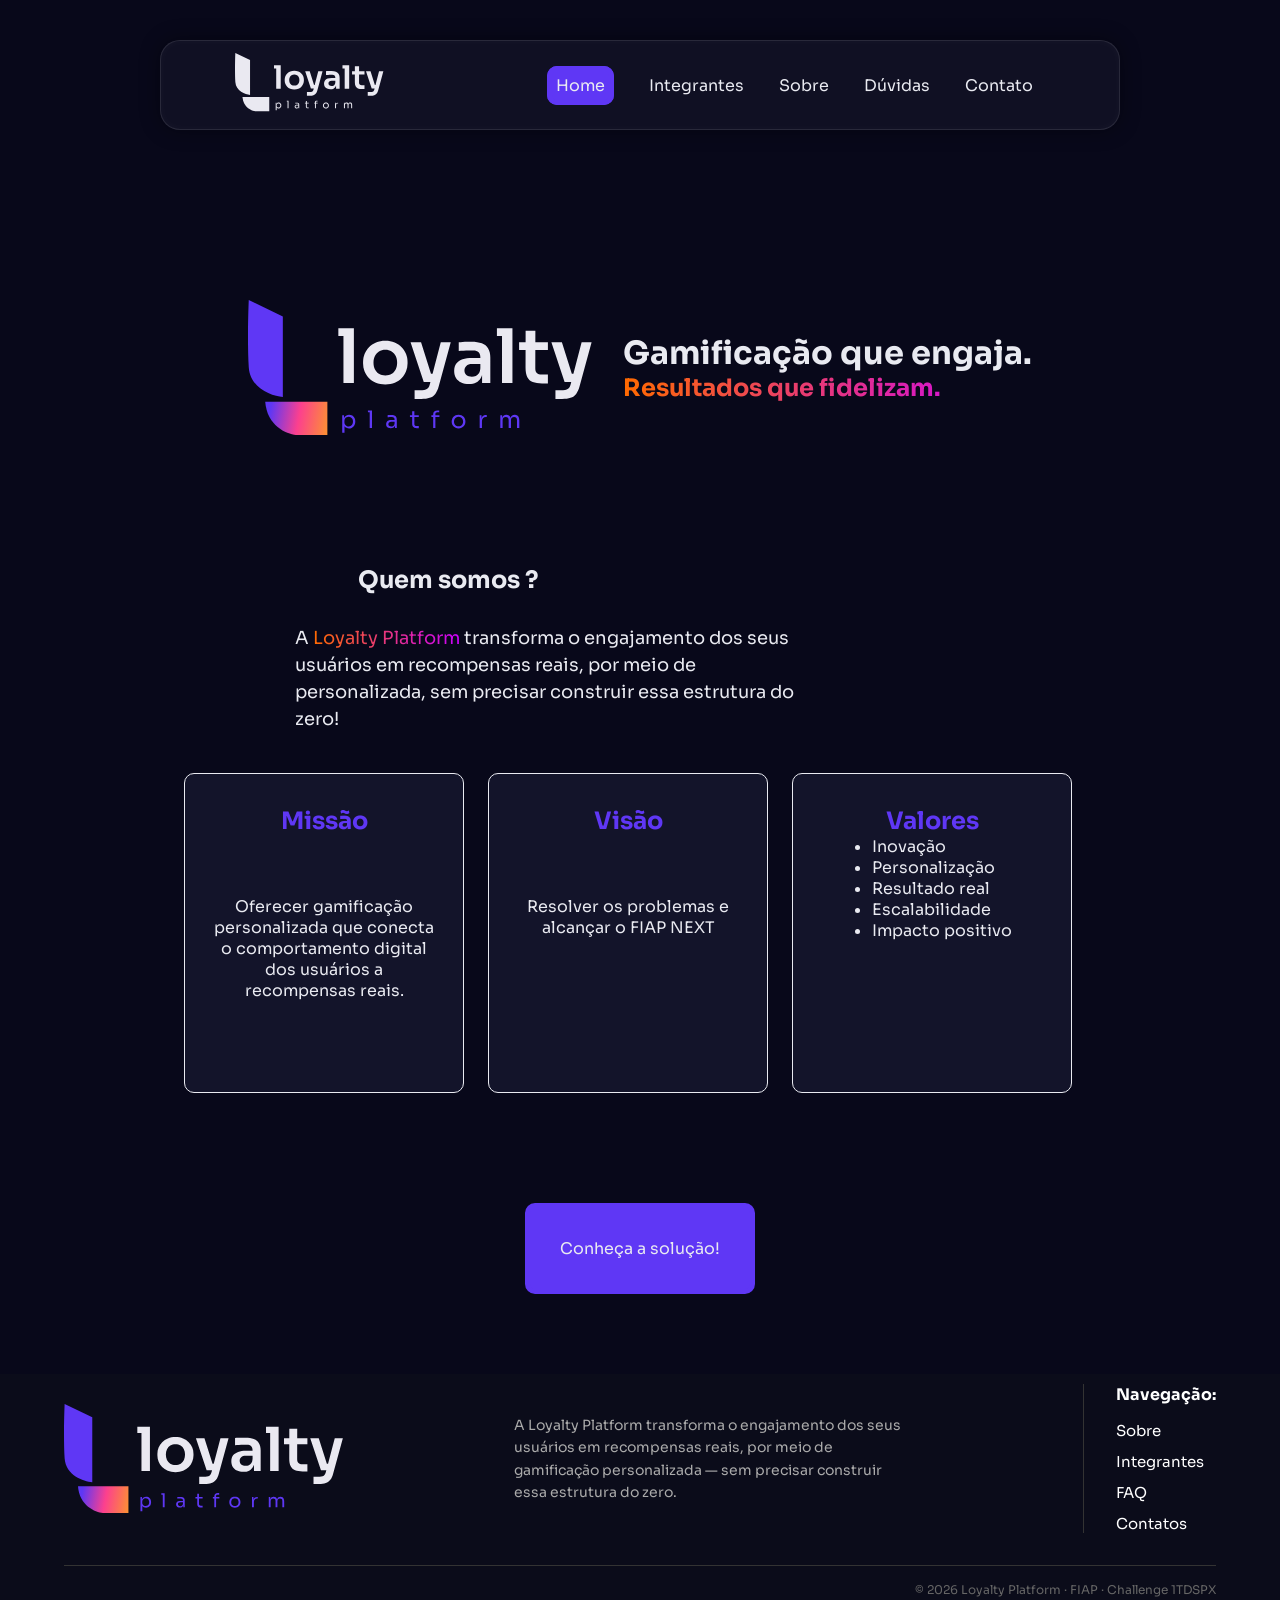
<file: index.html>
<!DOCTYPE html>
<html lang="pt-br">
<head>
    <link rel="preconnect" href="https://fonts.googleapis.com">
    <link rel="preconnect" href="https://fonts.gstatic.com" crossorigin>
    <link href="https://fonts.googleapis.com/css2?family=Sora:wght@100..800&display=swap" rel="stylesheet">
    <meta charset="UTF-8">
    <link rel="stylesheet" href="/css/styles.css">
    <meta name="viewport" content="width=device-width, initial-scale=1.0">
    <title>Loyalty Platform</title>
    <link rel="icon" href="/assets/FAVICON.svg">

</head>
<body>

    <nav class="navbar">
        <a class="logo" href="index.html"><img src="/assets/LOGO POSITIVA.svg" alt="Logo"></a>
        <ul class="menu">
            <li><a href="index.html" id="nav-active">Home</a></li>
            <li><a href="/pages/integrantes.html">Integrantes</a> </li>
            <li><a href="/pages/sobre.html">Sobre</a></li>
            <li><a href="/pages/faq.html">Dúvidas</a></li>
            <li><a href="/pages/contato.html">Contato</a></li>
        </ul>
    </nav>

    <main>

        <header class="conteúdo-principal">
            <img src="/assets/LOGO PRINCIPAL.svg" alt="logo principal">
            <div>
                <h1>Gamificação que engaja.</h2> 
                <h2 id="degrade">Resultados que fidelizam.</h2>
            </div>
        </header>

        <section class="sobre-nos">

            <h1>Quem somos ?</h1>

            <p>

                 A <span id="degrade">Loyalty Platform</span> transforma o
                 engajamento dos seus usuários 
                 em recompensas reais, por meio 
                 de personalizada, sem precisar  
                 construir essa estrutura do zero!
                   
            </p>
           
        </section>

        <section class="card-section">

            <div class="feature-card">
            <h2 id="titulo-card">Missão</h2>
                <P>
                    Oferecer
                    gamificação
                    personalizada que 
                    conecta o 
                    comportamento
                    digital dos usuários
                    a recompensas reais.
                </P>
            </div>

            <div class="feature-card">
                <h2 id="titulo-card">Visão</h2>
                <p>Resolver os problemas e alcançar o FIAP NEXT</p>
            </div>

            <div class="feature-card">
                <h2 id="titulo-card">Valores</h2>
                <ul>
                    <li>Inovação</li>
                    <li>Personalização</li>
                    <li>Resultado real</li>
                    <li>Escalabilidade</li>
                    <li>Impacto positivo</li>
                </ul>
            </div>

            <a href="/pages/sobre.html"></a>
            
        </section>

        <div class="botao-wrapper">
            <a class="botao" href="/pages/sobre.html">Conheça a solução!</a>
        </div>
    </main> 

    <footer class="footer">
  <div class="footer-esquerda">
    <img src="/assets/LOGO PRINCIPAL.svg" alt="Loyalty Platform">
  </div>

 <div class="footer-centro">
    <p>A Loyalty Platform transforma o engajamento dos seus usuários em recompensas reais, por meio de gamificação personalizada — sem precisar construir essa estrutura do zero.</p>
  </div>

  <div class="footer-direita">
    <nav>
      <p class="footer-nav-titulo">Navegação:</p>
      <a href="/pages/sobre.html">Sobre</a>
      <a href="/pages/integrantes.html">Integrantes</a>
      <a href="/pages/faq.html">FAQ</a>
      <a href="/pages/contatos.html">Contatos</a>
    </nav>
  </div>

  <div class="footer-bottom">
    <p>© 2026 Loyalty Platform · FIAP · Challenge 1TDSPX</p>
  </div>
</footer>
    
</body>
</html>
</file>
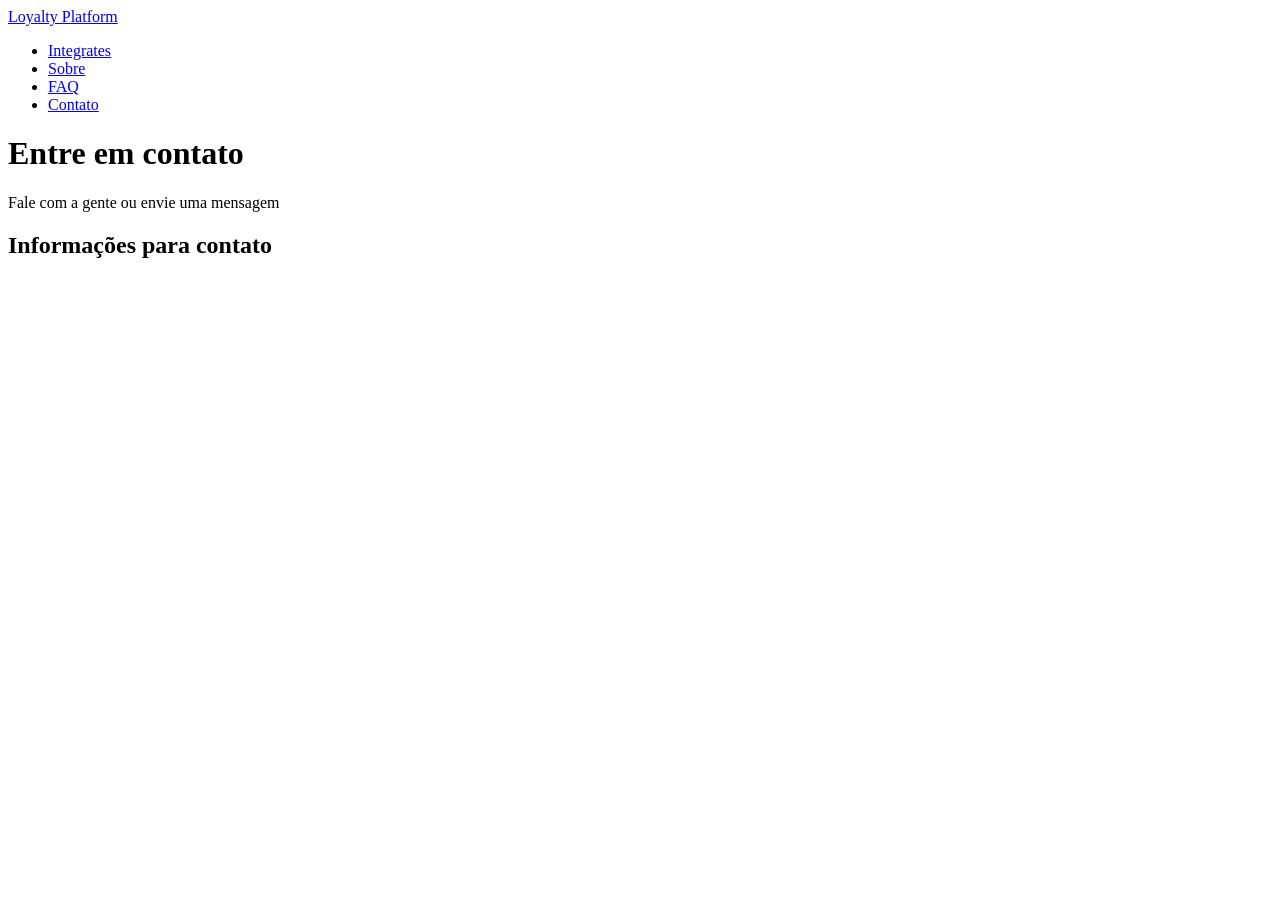
<file: pages/contato.html>
<!DOCTYPE html>
<html lang="pt-br">
<head>
    <link rel="preconnect" href="https://fonts.googleapis.com">
    <link rel="preconnect" href="https://fonts.gstatic.com" crossorigin>
    <link href="https://fonts.googleapis.com/css2?family=Sora:wght@100..800&display=swap" rel="stylesheet">
    <meta charset="UTF-8">
    <meta name="viewport" content="width=device-width, initial-scale=1.0">
    <title>Contato</title>
    <link rel="icon" href="/assets/FAVICON.svg">
</head>
<body>
     <nav>
        <a href="../index.html">Loyalty Platform</a>
        <ul>
            <li><a href="/pages/integrantes.html">Integrates</a> </li>
            <li><a href="/pages/sobre.html">Sobre</a></li>
            <li><a href="/pages/faq.html">FAQ</a></li>
            <li><a href="/pages/contato.html">Contato</a></li>
        </ul>
    </nav>

    <header>
        <h1>Entre em contato</h1>
        <p>Fale com a gente ou envie uma mensagem</p>
    </header>


    <main>
        
         <!-- Seção de informações -->
        <section>
            <h2>Informações para contato</h2>
            <p></p>
        </section>
        


    </main>
    
</body>
</html>
</file>
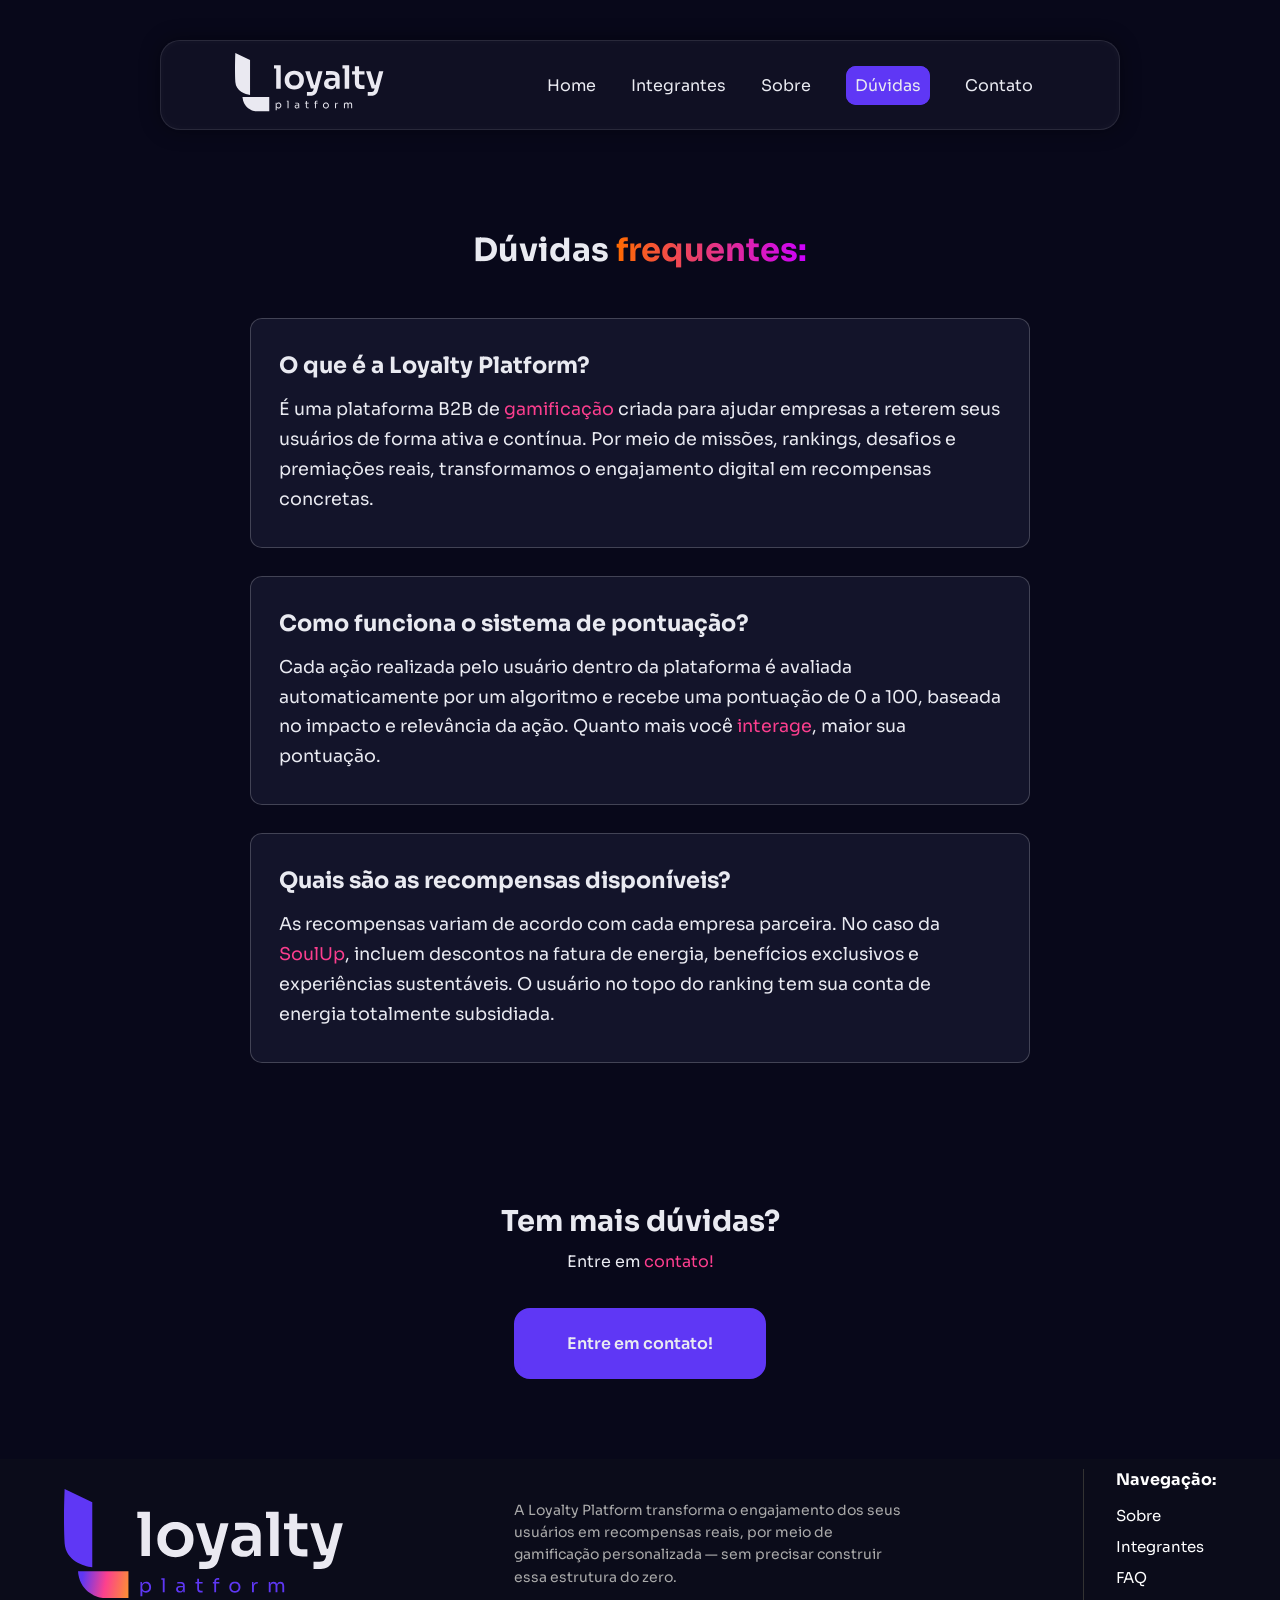
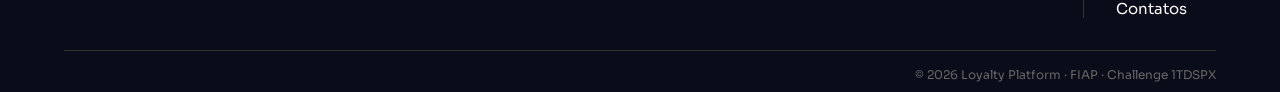
<file: pages/faq.html>
<!DOCTYPE html>
<html lang="pt-br">

<head>
    <link rel="preconnect" href="https://fonts.googleapis.com">
    <link rel="preconnect" href="https://fonts.gstatic.com" crossorigin>
    <link href="https://fonts.googleapis.com/css2?family=Sora:wght@100..800&display=swap" rel="stylesheet">
    <meta charset="UTF-8">
    <meta name="viewport" content="width=device-width, initial-scale=1.0">
    <link rel="stylesheet" href="../css/styles.css">
    <link rel="stylesheet" href="/css/faq.css">
    <title>Duvidas</title>
    <link rel="icon" href="/assets/FAVICON.svg">
</head>

<body>
    <nav class="navbar">
        <a class="logo" href="../index.html"><img src="/assets/LOGO POSITIVA.svg" alt="Logo"></a>
        <ul class="menu">
            <li><a href="../index.html">Home</a></li>
            <li><a href="/pages/integrantes.html">Integrantes</a> </li>
            <li><a href="/pages/sobre.html">Sobre</a></li>
            <li><a href="/pages/faq.html" id="nav-active">Dúvidas</a></li>
            <li><a href="/pages/contato.html">Contato</a></li>
        </ul>
    </nav>
    <main>
        <section class="faq-section">
            <h1 class="faq-titulo">Dúvidas <span id="degrade">frequentes:</span></h1>
            <div class="faq-lista">
                <div class="faq-card">
                    <h2>O que é a Loyalty Platform?</h2>
                    <p>É uma plataforma B2B de <span class="destaque-rosa">gamificação</span> criada para ajudar
                        empresas a reterem seus usuários de forma ativa e contínua. Por meio de missões, rankings,
                        desafios e premiações reais, transformamos o engajamento digital em recompensas concretas.</p>
                </div>
                <div class="faq-card">
                    <h2>Como funciona o sistema de pontuação?</h2>
                    <p>Cada ação realizada pelo usuário dentro da plataforma é avaliada automaticamente por um algoritmo
                        e recebe uma pontuação de 0 a 100, baseada no impacto e relevância da ação. Quanto mais você
                        <span class="destaque-rosa">interage</span>, maior sua pontuação.</p>
                </div>
                <div class="faq-card">
                    <h2>Quais são as recompensas disponíveis?</h2>
                    <p>As recompensas variam de acordo com cada empresa parceira. No caso da <span
                            class="destaque-rosa">SoulUp</span>, incluem descontos na fatura de energia, benefícios
                        exclusivos e experiências sustentáveis. O usuário no topo do ranking tem sua conta de energia
                        totalmente subsidiada.</p>
                </div>
            </div>
        </section>


        <section class="faq-cta">
            <h2>Tem mais dúvidas?</h2>
            <p>Entre em <span class="destaque-rosa">contato!</span></p>
            <a href="/pages/contato.html" class="botao faq-cta-botao">Entre em contato!</a>
        </section>

        <footer class="footer">
            <div class="footer-esquerda">
                <img src="/assets/LOGO PRINCIPAL.svg" alt="Loyalty Platform">
            </div>

            <div class="footer-centro">
                <p>A Loyalty Platform transforma o engajamento dos seus usuários em recompensas reais, por meio de
                    gamificação personalizada — sem precisar construir essa estrutura do zero.</p>
            </div>

            <div class="footer-direita">
                <nav>
                    <p class="footer-nav-titulo">Navegação:</p>
                    <a href="/pages/sobre.html">Sobre</a>
                    <a href="/pages/integrantes.html">Integrantes</a>
                    <a href="/pages/faq.html">FAQ</a>
                    <a href="/pages/contatos.html">Contatos</a>
                </nav>
            </div>

            <div class="footer-bottom">
                <p>© 2026 Loyalty Platform · FIAP · Challenge 1TDSPX</p>
            </div>
        </footer>




    </main>
</body>

</html>


</body>

</html>
</body>

</html>
</file>
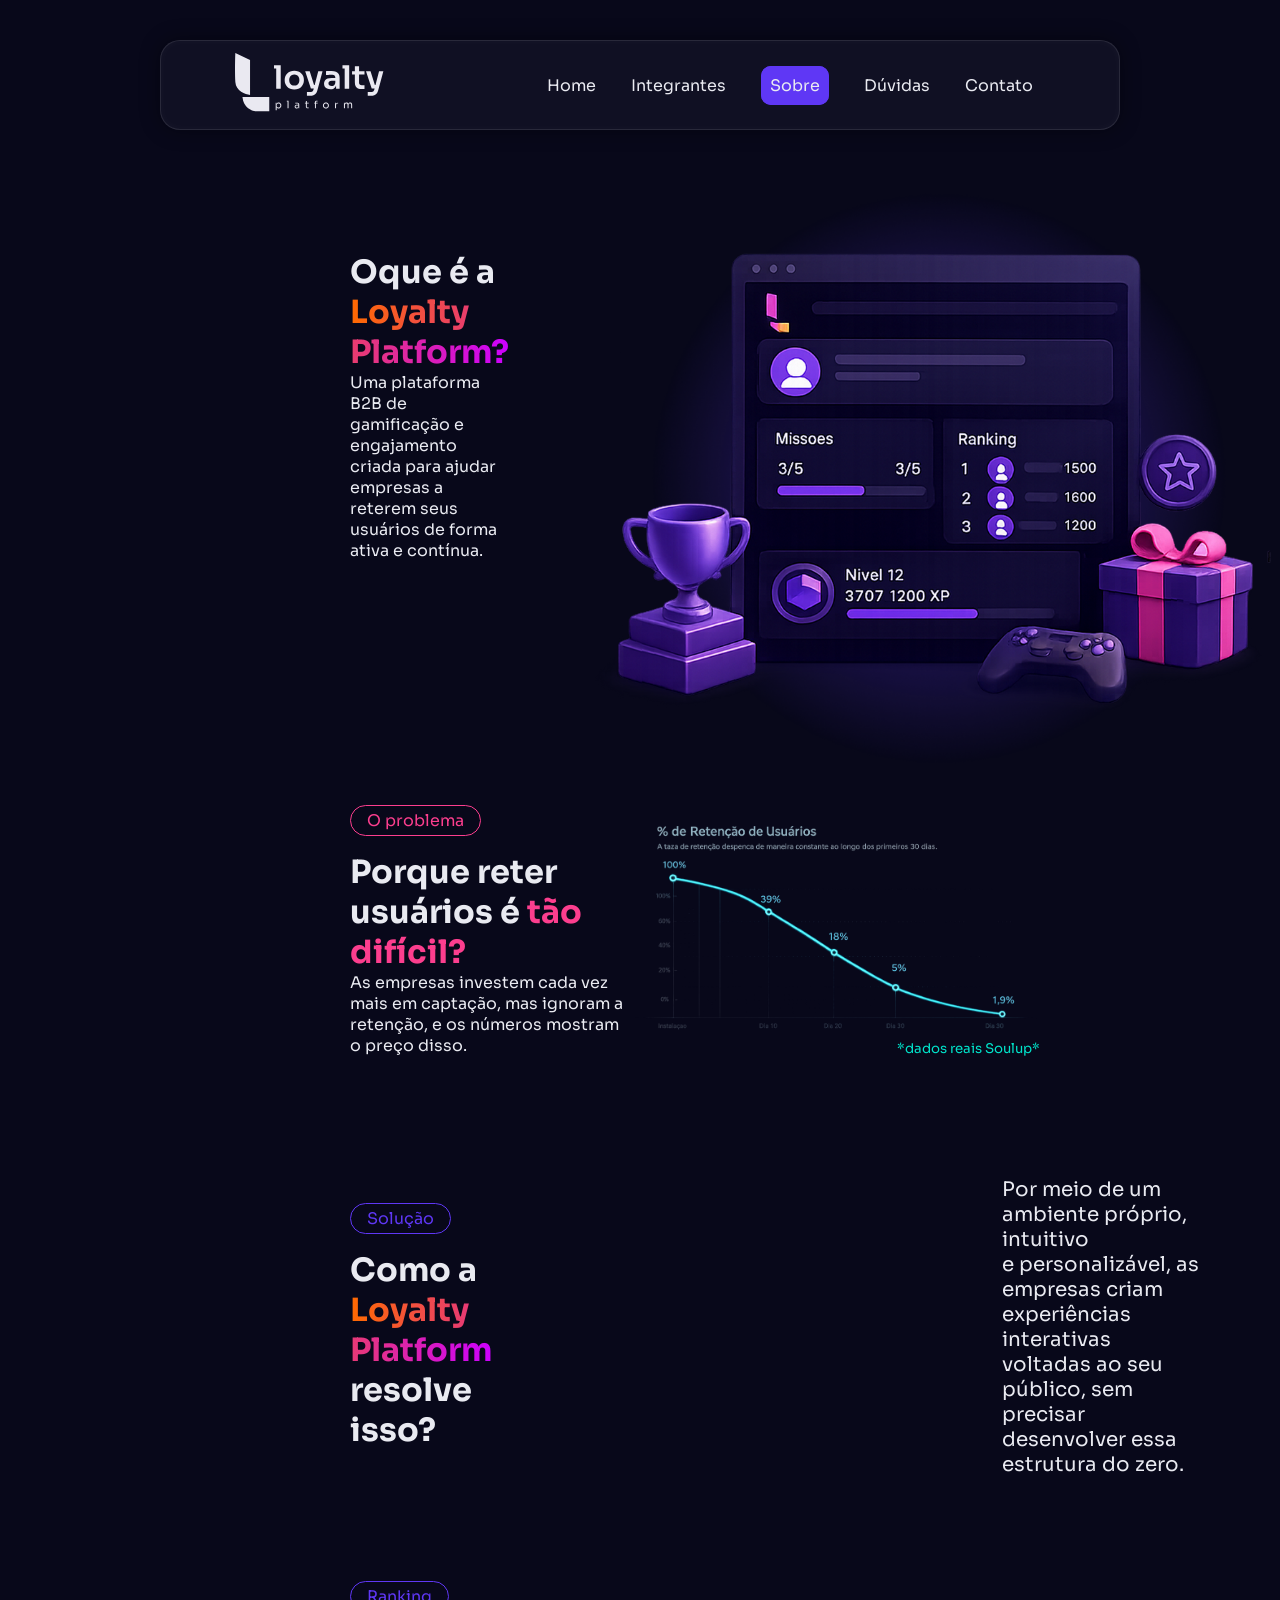
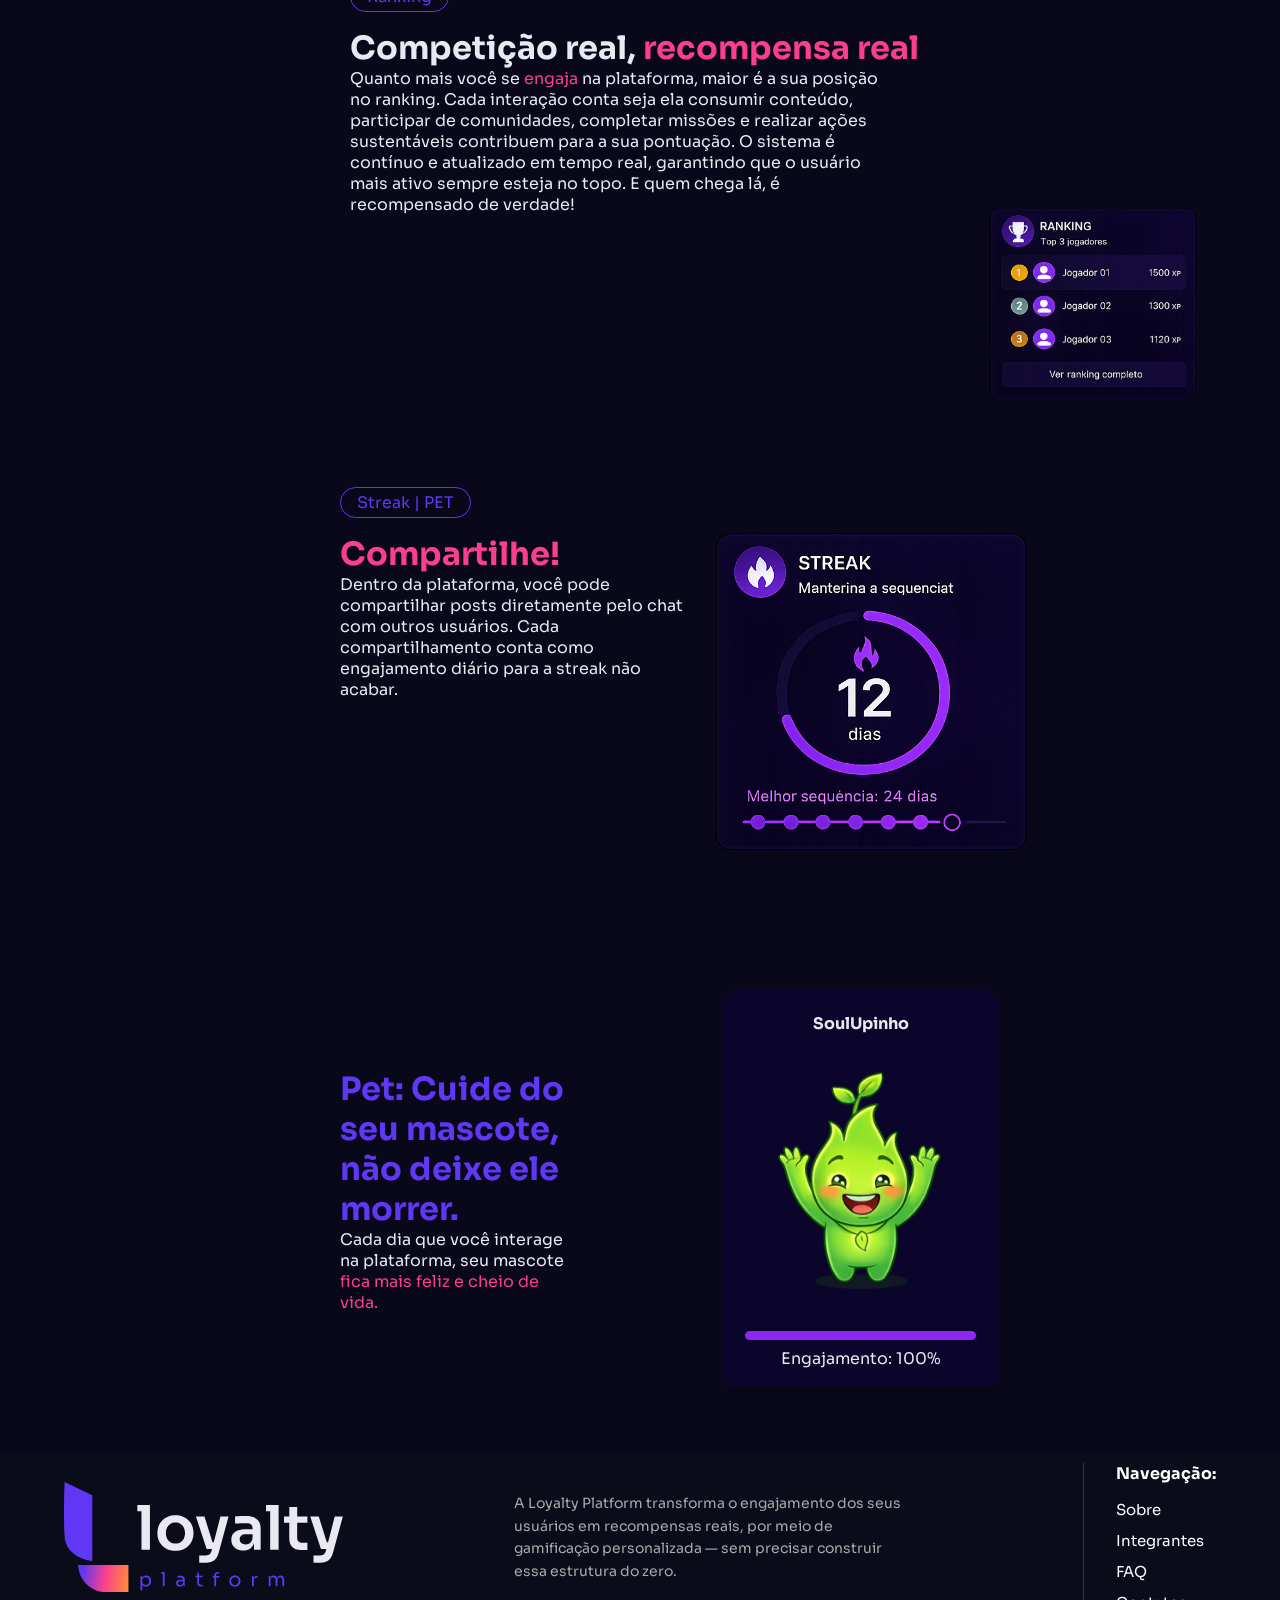
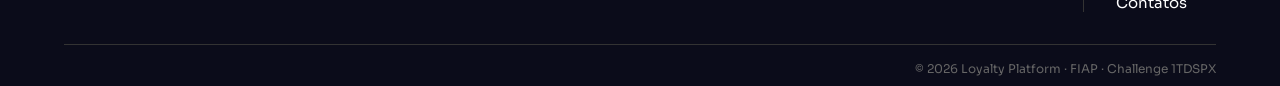
<file: pages/sobre.html>
<!DOCTYPE html>
<html lang="pt-br">
<head>
    <link rel="preconnect" href="https://fonts.googleapis.com">
    <link rel="preconnect" href="https://fonts.gstatic.com" crossorigin>
    <link href="https://fonts.googleapis.com/css2?family=Sora:wght@100..800&display=swap" rel="stylesheet">
    <meta charset="UTF-8">
    <meta name="viewport" content="width=device-width, initial-scale=1.0">
    <link rel="stylesheet" href="/css/styles.css">
    <link rel="stylesheet" href="/css/sobre.css">
    <title>Sobre</title>
    <link rel="icon" href="/assets/FAVICON.svg">
</head>
<body>
    <nav class="navbar">
            <a class="logo" href="../index.html"><img src="/assets/LOGO POSITIVA.svg" alt="Logo"></a>
            <ul class="menu">
                <li><a href="../index.html" >Home</a></li>
                <li><a href="/pages/integrantes.html" >Integrantes</a> </li>
                <li><a href="/pages/sobre.html" id="nav-active">Sobre</a></li>
                <li><a href="/pages/faq.html">Dúvidas</a></li>
                <li><a href="/pages/contato.html">Contato</a></li>
            </ul>
    </nav>
    <main>
       
            <section class="hero">
            <div class="hero-texto">
                <h1>Oque é a</h1>
                <h1><span id="degrade">Loyalty Platform?</span></h1>
                <p>Uma plataforma B2B de gamificação e engajamento criada para ajudar empresas a reterem seus usuários de forma ativa e contínua.</p>
            </div>
            <div class="hero-imagem">
                <img src="/assets/ranking.png" alt="Mockup da plataforma">A
            </div>
        </section>

        <section class="secao-problema">
            <div class="problema-texto">
                <span id="label-problema">O problema</span>
                <h2>Porque reter usuários é <span class="destaque-rosa">tão difícil?</span></h2>
                <p>As empresas investem cada vez mais em captação, mas ignoram a retenção, e os números mostram o preço disso.</p>
                
            </div>
            <div class="problema-grafico">
                <img src="/assets/grafico.png" alt="Gráfico de retenção">
                <small>*dados reais Soulup*</small>

            </div>
        </section>

        
        <section class="secao-solucao">

            <div class="solucao-esquerda">
                <span id="label-solucao">Solução</span>
                <h2>
                Como a<br> <span id="degrade">Loyalty Platform</span><br>
                resolve isso?
                </h2>
            </div>

            <div class="solucao-direita">
                <p>
                    Por meio de um ambiente próprio, intuitivo<br> e personalizável, as empresas criam<br> experiências interativas voltadas ao seu<br> público, sem precisar desenvolver essa<br> estrutura do zero.
                </p>
            </div>

        </section>
       
        <section class="secao-ranking">
            <div class="ranking-conteudo">
            <div class="ranking-texto">
                <span id="label-ranking">Ranking</span>
                <h2>Competição real, <span class="destaque-rosa">recompensa real</span></h2>
                <p>Quanto mais você se <span class="destaque-rosa">engaja</span> na plataforma, maior é a sua posição no ranking. Cada interação conta seja ela consumir conteúdo, participar de comunidades, completar missões e realizar ações sustentáveis contribuem para a sua pontuação. O sistema é contínuo e atualizado em tempo real, garantindo que o usuário mais ativo sempre esteja no topo. E quem chega lá, é recompensado de verdade!</p>
            </div>
            
            <div class="ranking-card">
                <img src="/assets/ranking2.png" alt="Ranking ilustrativo">
            </div>
            </div>
        </section>
        
        <section class="secao-streak">
            <div class="streak-texto">
                <span id="label-streak">Streak | PET</span>
                <h2>Compartilhe!</h2>
                <p>Dentro da plataforma, você pode compartilhar posts diretamente pelo chat com outros usuários. Cada compartilhamento conta como engajamento diário para a streak não acabar.</p>
            </div>
            <div class="streak-card">
                <img src="/assets/Streak.svg" alt="Streak ilustrativa">
            </div>
        </section>
 
       
        <section class="secao-pet">
            <div class="pet-texto">
                <h2>Pet: Cuide do seu mascote, não deixe ele morrer.</h2>
                <p>Cada dia que você interage na plataforma, seu mascote <span class="destaque-rosa">fica mais feliz e cheio de vida.</span></p>
            </div>
            <div class="pet-card">
                <p class="pet-nome">SoulUpinho</p>
                <img src="/assets/soulpinho.svg" alt="SoulUpinho">
                <img src="/assets/barrinha.png" alt="barrinha">
                <p class="pet-engajamento">Engajamento: 100%</p>
            </div>
        </section>

       
             
            
    </main>


    <footer class="footer">
        <div class="footer-esquerda">
            <img src="/assets/LOGO PRINCIPAL.svg" alt="Loyalty Platform">
        </div>

        <div class="footer-centro">
            <p>A Loyalty Platform transforma o engajamento dos seus usuários em recompensas reais, por meio de gamificação personalizada — sem precisar construir essa estrutura do zero.</p>
        </div>

        <div class="footer-direita">
            <nav>
                <p class="footer-nav-titulo">Navegação:</p>
                <a href="/pages/sobre.html">Sobre</a>
                <a href="/pages/integrantes.html">Integrantes</a>
                <a href="/pages/faq.html">FAQ</a>
                <a href="/pages/contatos.html">Contatos</a>
            </nav>
        </div>

        <div class="footer-bottom">
            <p>© 2026 Loyalty Platform · FIAP · Challenge 1TDSPX</p>
        </div>
    </footer>
    
</body>
</html>
</file>
<file: css/styles.css>
/*css-global*/
* {
    margin: 0;
    padding: 0;
    box-sizing: border-box; 
}

:root {
    --roxo: #5F37F5;
    --rosa: #FC3E8E;
    --laranja: #FC952E;
    --preto: #08081A;
    --braco: #E9EAF1;
    --cinza-navegacao: #13142A;
     --ciano: #00e5cc;

}
 

body {
    font-family: 'Sora', sans-serif;
    background-color: var(--preto);
}
/*css-globalnavbar*/
.navbar {
    width: 75%;
    max-width: 1100px;

    margin: 40px auto;

    display: flex;
    align-items: center;
    justify-content: space-between;
    gap: 16px;

    padding: 12px 24px;

    background: rgba(20, 20, 40, 0.7);

    border: 1px solid rgba(255,255,255,0.1);

    border-radius: 20px;

    box-shadow:
        0 0 20px rgba(0,0,0,0.4),
        inset 0 0 10px rgba(255,255,255,0.03);

    position: relative;
    z-index: 100;
    }

    .menu{
        list-style-type: none;
        padding: 6px 12px;
        margin: 0;
        
        
        display: flex;

        justify-content: space-around;
        gap: 35px;
        margin-right: 50px;
    }

    .menu li a {
        text-decoration: none;
        color: var(--braco);
    }

    #nav-active{
        border: 5px var(--roxo)  solid;
        border-radius: 10px;
        background-color: var(--roxo);
        padding: 4px;
        }

    .logo{
        margin-left: 50px;
    }

    /*responsividade navbar*/

    @media (max-width: 768px) {
        .navbar {
            width: 90%;
            flex-direction: column;
            align-items: center;
            margin: 20px auto;
            padding: 16px 20px;
        }

        .logo {
            margin-left: 0;
        }

        .menu {
            margin-right: 0;
            gap: 20px;
            flex-wrap: wrap;
            justify-content: center;
        }
    }

    @media (max-width: 480px) {
        .menu {
            gap: 12px;
        }

        .menu li a {
            font-size: 0.85rem;
        }
    }


    /*css-homepage*/
    .conteúdo-principal{
        display: flex;
        align-items: center;
        justify-content: center;
        gap: 30px;
        padding: 130px;
    }
  
    .conteúdo-principal h1 {
     color: var(--braco);
    }

    .sobre-nos {
         display: flex;
        flex-direction: column;
        align-items: center;

         gap: 20px;
    }

    .sobre-nos h1 {
        margin-right: 30%;
        align-items: center;
        color: var(--braco);
    }

    .sobre-nos p {
        max-width: 500px;
        line-height: 1.5;
        margin-right: 190px;
        margin-top: 10px;
        font-size: large;
        color: var(--braco);
    }


    .card-section {
        display: flex;
        justify-content: center;
        align-items: center;
        flex-wrap: wrap;
        gap: 1.5rem;
        width: 100%;             
        padding: 40px 0px;
    }

    .feature-card {
        background-color: var(--cinza-navegacao);
        color: var(--braco);
        border: 0.5px solid var(--braco);
        border-radius: 10px;
        text-align: center;
        width: 280px;        
        height: 320px;       
        padding: 32px 24px;
       
    }

    .feature-card p {
        margin-top: 60px;
    }

    .feature-card ul {
    display: inline-block; 
    text-align: left;      
    padding-left: 20px;
    gap: 10px;
    }

    #titulo-card{ 
        margin: auto;
        color: var(--roxo);
        
    }

    
    .botao-wrapper {
        display: flex;
        justify-content: center;
        margin-top: 70px;
        margin-bottom: 80px;
        }


    .botao {
        text-decoration: none;
        display: flex;
        justify-content: center;
        border: 5px var(--roxo)  solid;
        border-radius: 10px;
        background-color: var(--roxo);
        padding: 30px 30px 30px 30px;
        color: var(--braco)
        
    }

    #degrade{
         background: linear-gradient(to right, #ff6a00, #cc00ff); 
        -webkit-background-clip: text;
        -webkit-text-fill-color: transparent;
        background-clip: text;
     }


/*css-globalfooters*/
        .footer {
    display: flex;
    flex-wrap: wrap;
    justify-content: space-between;
    align-items: flex-start;
    padding: 10px 64px;
    background-color: #0B0C1A;
    color: white;
    }

    .footer-esquerda {
    max-width: 400px;
    display: flex;
    flex-direction: column;
    gap: 16px;
     align-self: center;
    }

    .footer-esquerda img {
    width: 280px;
    }

    .footer-esquerda p {
    font-size: 14px;
    color: #aaa;
    line-height: 1.6;
    }

    .footer-centro {
     max-width: 400px;
    align-self: center;
    }

   .footer-centro p {
    font-size: 14px;
    color: #aaa;
    line-height: 1.6;
    }

    .footer-direita nav {
    display: flex;
    flex-direction: column;
    gap: 12px;
    border-left: 1px solid #333;
    padding-left: 32px;
    }

    .footer-nav-titulo {
    font-weight: bold;
    margin-bottom: 4px;
    }

    .footer-direita a {
    color: white;
    text-decoration: none;
    font-size: 15px;
    }

    .footer-direita a:hover {
    color: #5F37F5;
    }

    .footer-bottom {
    width: 100%;
    text-align: right;
    margin-top: 32px;
    padding-top: 16px;
    border-top: 1px solid #333;
    font-size: 12px;
    color: #666;
    }

       .destaque-rosa {
    color: var(--rosa);
    }

    /*css-sobre*/
</file>
<file: css/faq.css>
.faq-section {
    display: flex;
    flex-direction: column;
    align-items: center;
    padding: 60px 24px 80px;
}

.faq-card {
    background-color: var(--cinza-navegacao);
    border: 0.5px solid rgba(255, 255, 255, 0.2);
    border-radius: 12px;
    padding: 32px 28px;
}

.faq-titulo {
    color: var(--braco);
    font-size: 2rem;
    margin-bottom: 48px;
    text-align: center;
}

.faq-lista {
    display: flex;
    flex-direction: column;
    gap: 28px;
    width: 100%;
    max-width: 780px;
}


.faq-card h2 {
    color: var(--braco);
    font-size: 1.4rem;
    font-weight: 700;
    margin-bottom: 16px;
}

.faq-card p {
    color: var(--braco);
    font-size: 1.1rem;
    line-height: 1.7;
}



.faq-cta {
    display: flex;
    flex-direction: column;
    align-items: center;
    gap: 12px;
    padding: 60px 24px 80px;
    text-align: center;
}

.faq-cta h2 {
    color: var(--braco);
    font-size: 1.8rem;
    font-weight: 700;
}

.faq-cta p {
    color: var(--braco);
    font-size: 1rem;
}

.faq-cta-botao {
    margin-top: 24px;
    border-radius: 16px;
    padding: 20px 48px;
    font-size: 1rem;
    font-weight: 600;
}
</file>
<file: css/sobre.css>
.hero {
    display: flex;
    align-items: center;
    justify-content: space-between;
    padding:  60px 80px 60px 350px;
    min-height: 80vh;
    }

    .hero-texto {
    flex: 1;
    max-width: 400px;
    margin-top: -300px;
    }
    .hero-texto h1 {
    color: var(--braco);
    font-size: 2rem;
    }

    .hero-texto p {
    color: var(--braco);
    }

    .hero-imagem img {
    width: 800px;
    height: auto;
    }

    .hero-imagem {
    flex: 1;
    display: flex;
    justify-content: center;
    margin-top: -200px;
    }

    .hero-texto {
    flex: 1;
    max-width: 400px;
    }
    #label-problema {
    color: var(--rosa);
    border: 1px solid var(--rosa);
    border-radius: 999px;
    padding: 4px 16px;
    display: inline-block;
    margin-bottom: 16px;
    }
    .problema-texto h2{
    color: var(--braco);
    font-size: 2rem;

    }
    .destaque-rosa{
    color: var(--rosa);
    }

    .problema-texto p{
    color: var(--braco);
    }
    .secao-problema {
    display: flex;
    align-items: center;
    justify-content: space-between;
    padding: 60px 80px 60px 350px;
    margin-top: -200px;
    }

    .problema-texto {
    flex: 1;
    max-width: 380px;
    }

    .problema-grafico {
    flex: 1.5;
    display: flex;
    flex-direction: column;
    align-items: flex-end;
    padding-right: 160px;
    }
    .problema-grafico small {
    color: var(--ciano);
    align-self: flex-end;
    margin-top: -40px;
    }

    .problema-grafico img {
    width: 100%;
    max-width: 600px;
    height: auto;
    }
    #degrade{
    background: linear-gradient(to right, #ff6a00, #cc00ff); 
    -webkit-background-clip: text;
    -webkit-text-fill-color: transparent;
    background-clip: text;
    }
    .secao-solucao {
    padding: 60px 80px 60px 350px;

    display: flex;
    align-items: center;
    gap: 120px;
    }
    .solucao-direita {
    margin-left: 390px;
    font-size: 20px;
    }


   .secao-solucao h2 {
    max-width: 400px;
    font-size: 2rem;
    color: var(--braco);
    }

    .secao-solucao div {
    max-width: 450px;
    }
    .solucao-texto {
    flex: 1;
    max-width: 400px;
    margin-right: 600px;
    }

    .secao-solucao p{
    color: var(--braco);
    
    }
    #label-solucao {
    color: var(--roxo);
    border: 1px solid var(--roxo);
    border-radius: 999px;
    padding: 4px 16px;
    display: inline-block;
    margin-bottom: 16px;
    }
    .secao-ranking {
    padding: 60px 80px 60px 350px;
    margin-top: -200px;
    }
    .ranking-conteudo {
    display: flex;
    align-items: center;
    justify-content: space-between;
    gap: 80px;
    }
    .ranking-texto {
    flex: 1;
    max-width: 550px;
    }
    .ranking-card {
    flex: 1;
    display: flex;
    justify-content: center;
    margin-top: 400px;
    }

    .ranking-card img {
    width: 100%;
    max-width: 500px;
    height: auto;
    }
    .secao-ranking h2 {
    color: var(--braco);
    font-size: 2rem;
    white-space: nowrap;
    }
    .secao-ranking p{
    color: var(--braco);
    }
    #label-ranking{
    color: var(--roxo);
    border: 1px solid var(--roxo);
    border-radius: 999px;
    padding: 4px 16px;
    display: inline-block;
    margin-bottom: 16px;
    }
 
    .secao-streak {
    display: flex;
    align-items: center;
    justify-content: space-between;
    padding: 60px 80px 60px 340px;
    }
    .streak-texto {
    flex: 1;
    max-width: 380px;
    margin-top: -200px;
    }
    .streak-card {
    flex: 1;
    display: flex;
    justify-content: flex-end;
    padding-right: 150px;
    }
    .streak-card img {
    width: 100%;
    max-width: 450px;
    height: auto;
    }
    .secao-streak h2{
    color: var(--rosa);
    font-size: 2rem;
    }
    .secao-streak p{
    color: var(--braco);
    }
    .secao-pet h2{
    color: var(--braco);
    }
    .secao-pet p{
    color: var(--braco);
    }
    .secao-pet {
    display: flex;
    align-items: center;
    justify-content: space-between;
    padding: 60px 80px 60px 340px;
    margin-right: 200px;
    }

    .pet-texto {
    flex: 1;
    max-width: 400px;
    }

    .pet-card {
    flex: 1;
    display: flex;
    flex-direction: column;
    align-items: center;
    max-width: 300px;
    margin-left: 150px;
    background-image: url('/assets/fundo do pet.png');
    background-size: cover;
    background-position: center;
    border-radius: 20px;
    padding: 24px;
    }
    .pet-card img {
    width: 100%;
    height: auto;
    }

    .pet-nome {
    color: var(--roxo);
    font-weight: bold;
    margin-bottom: 8px;
    }

    .pet-engajamento {
    color: var(--braco);
    margin-top: 8px;
    }
    .secao-pet h2{
    color: var(--roxo);
    font-size: 2rem;
    }

    #label-streak {
    color: var(--roxo);
    border: 1px solid var(--roxo);
    border-radius: 999px;
    padding: 4px 16px;
    display: inline-block;
    margin-bottom: 16px;
    }
</file>
